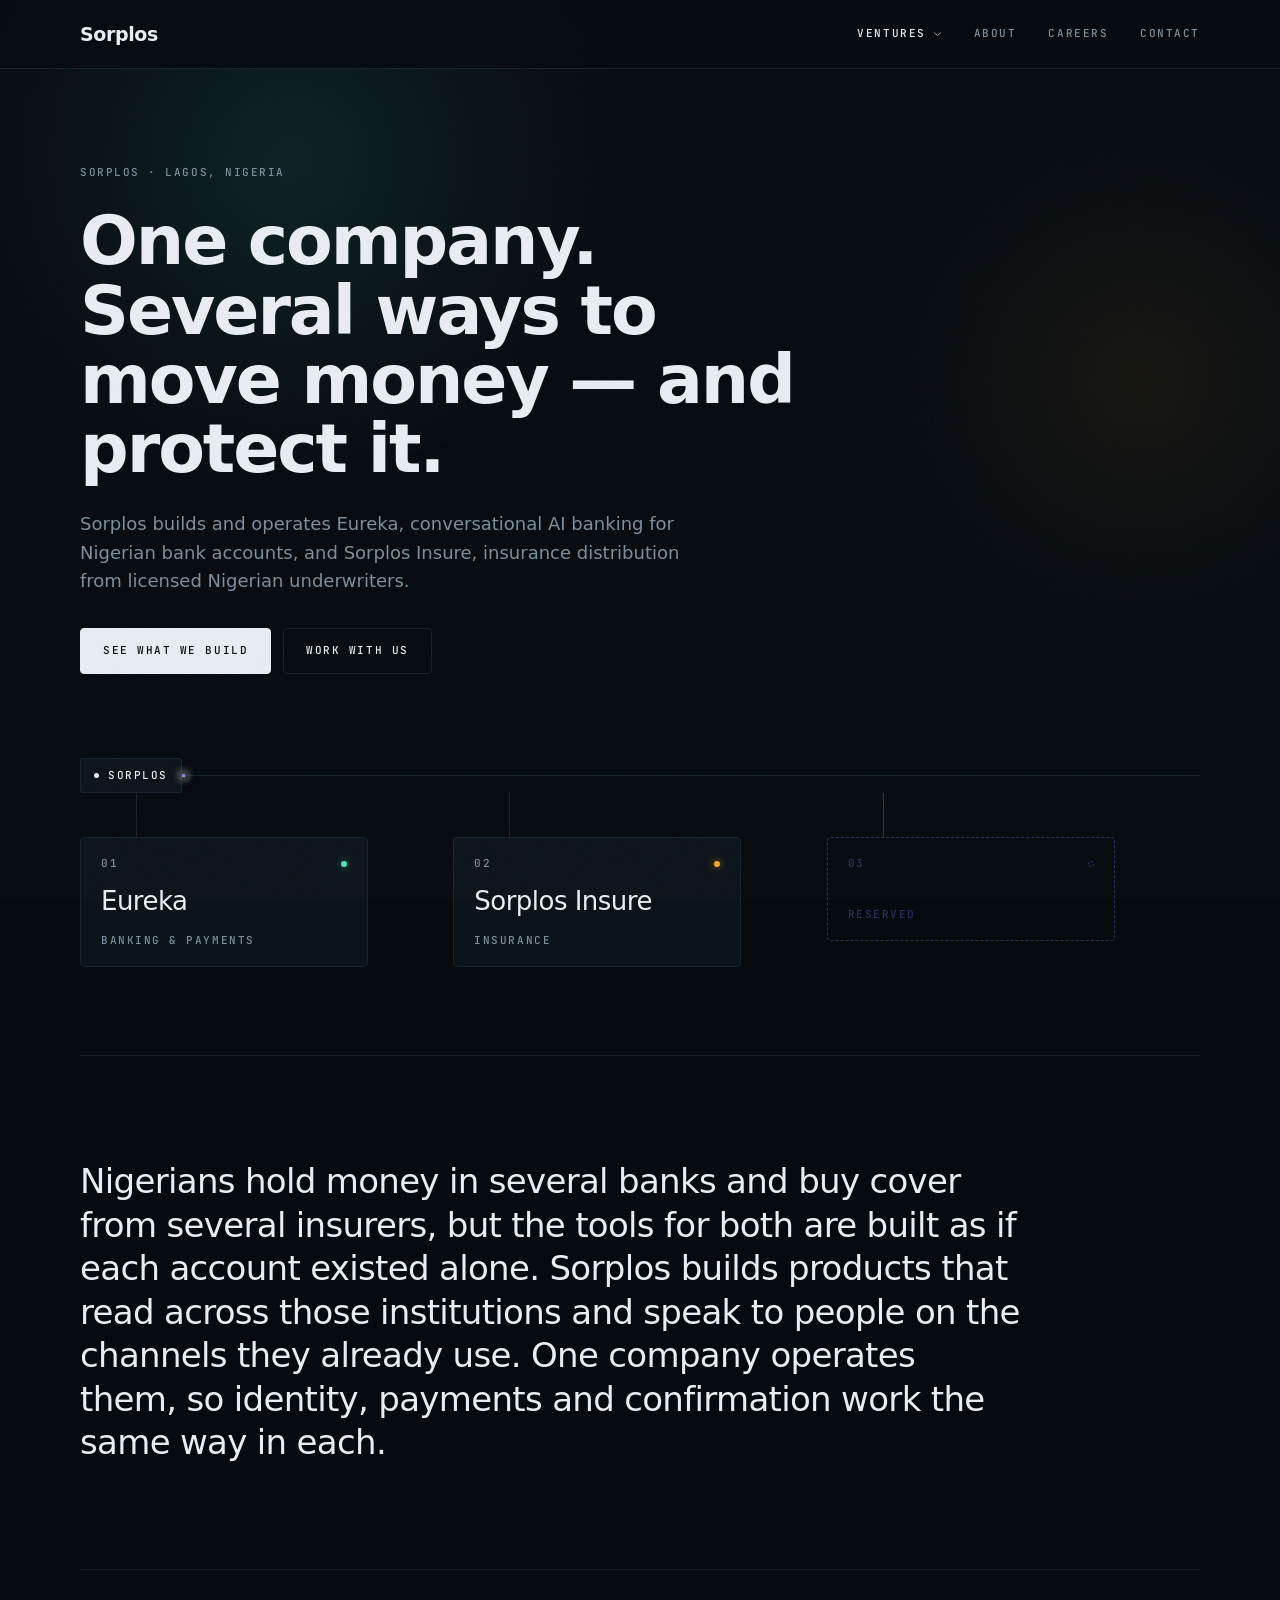
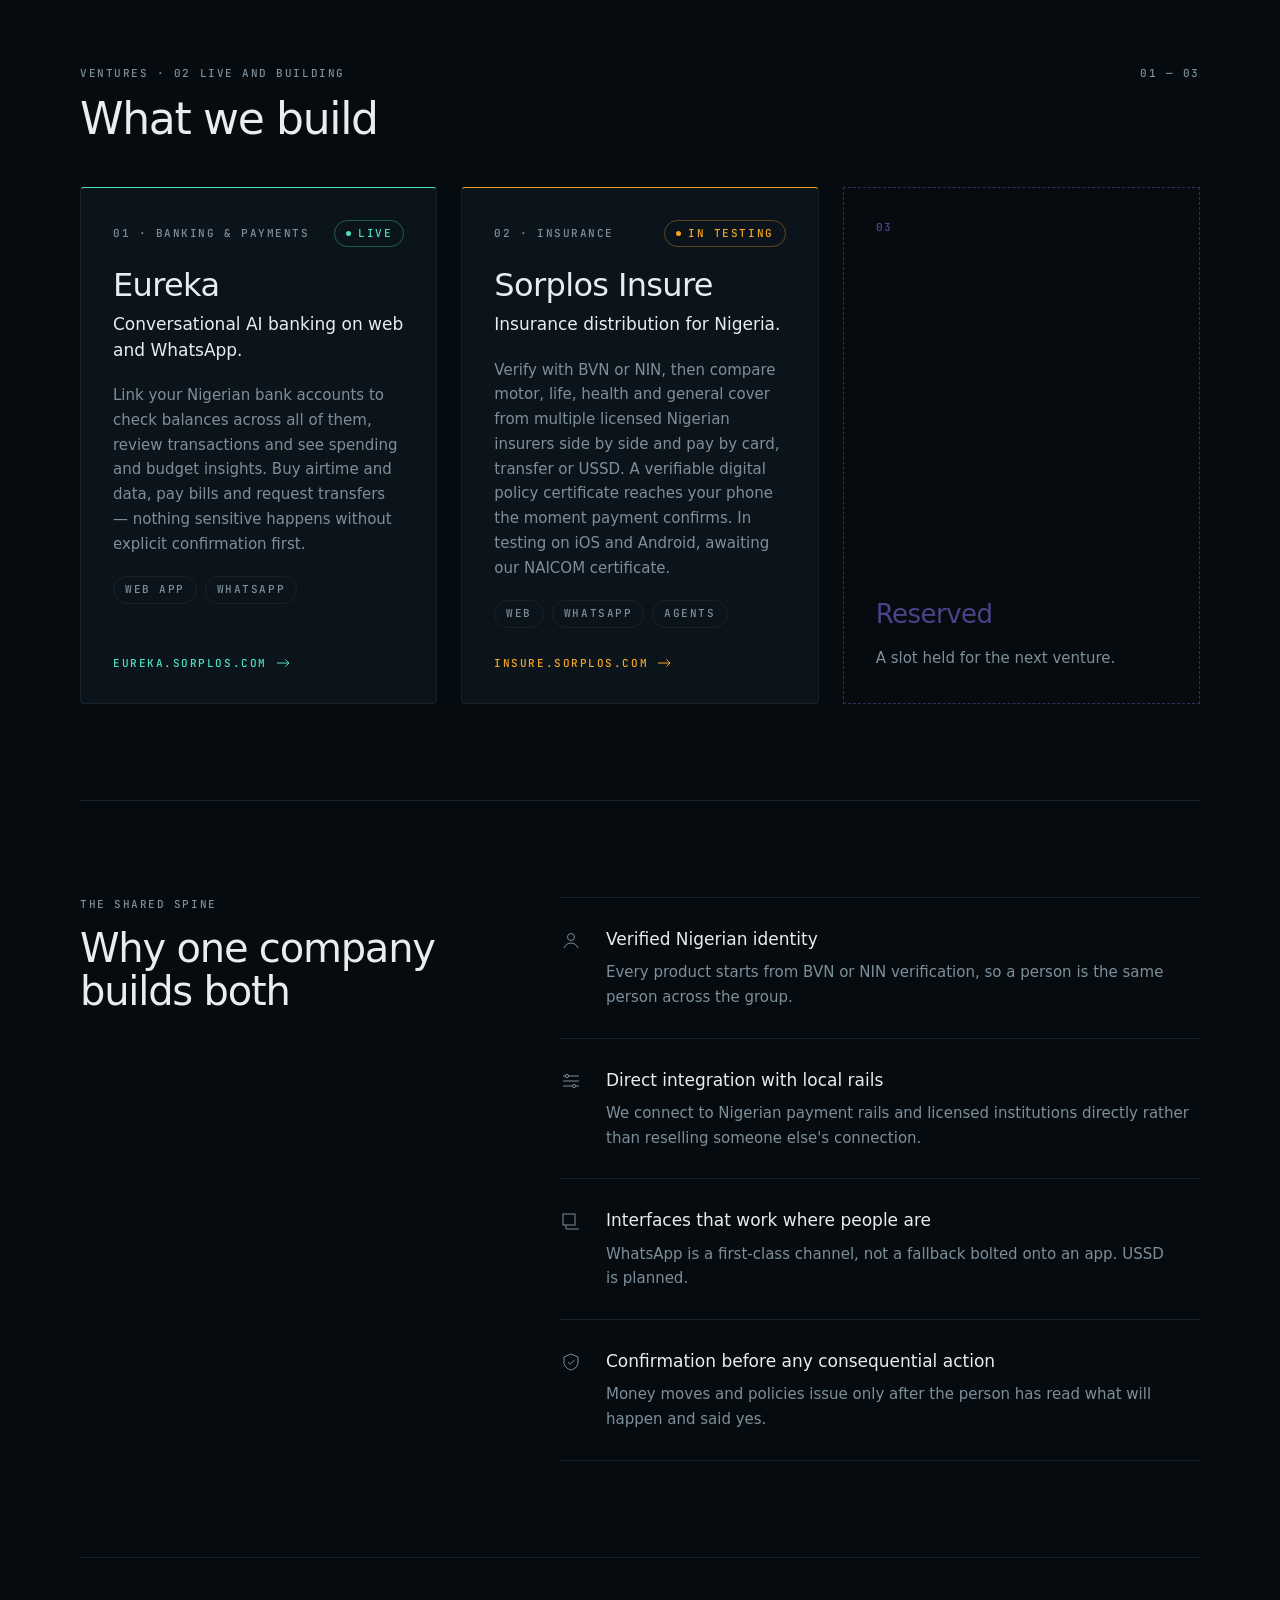
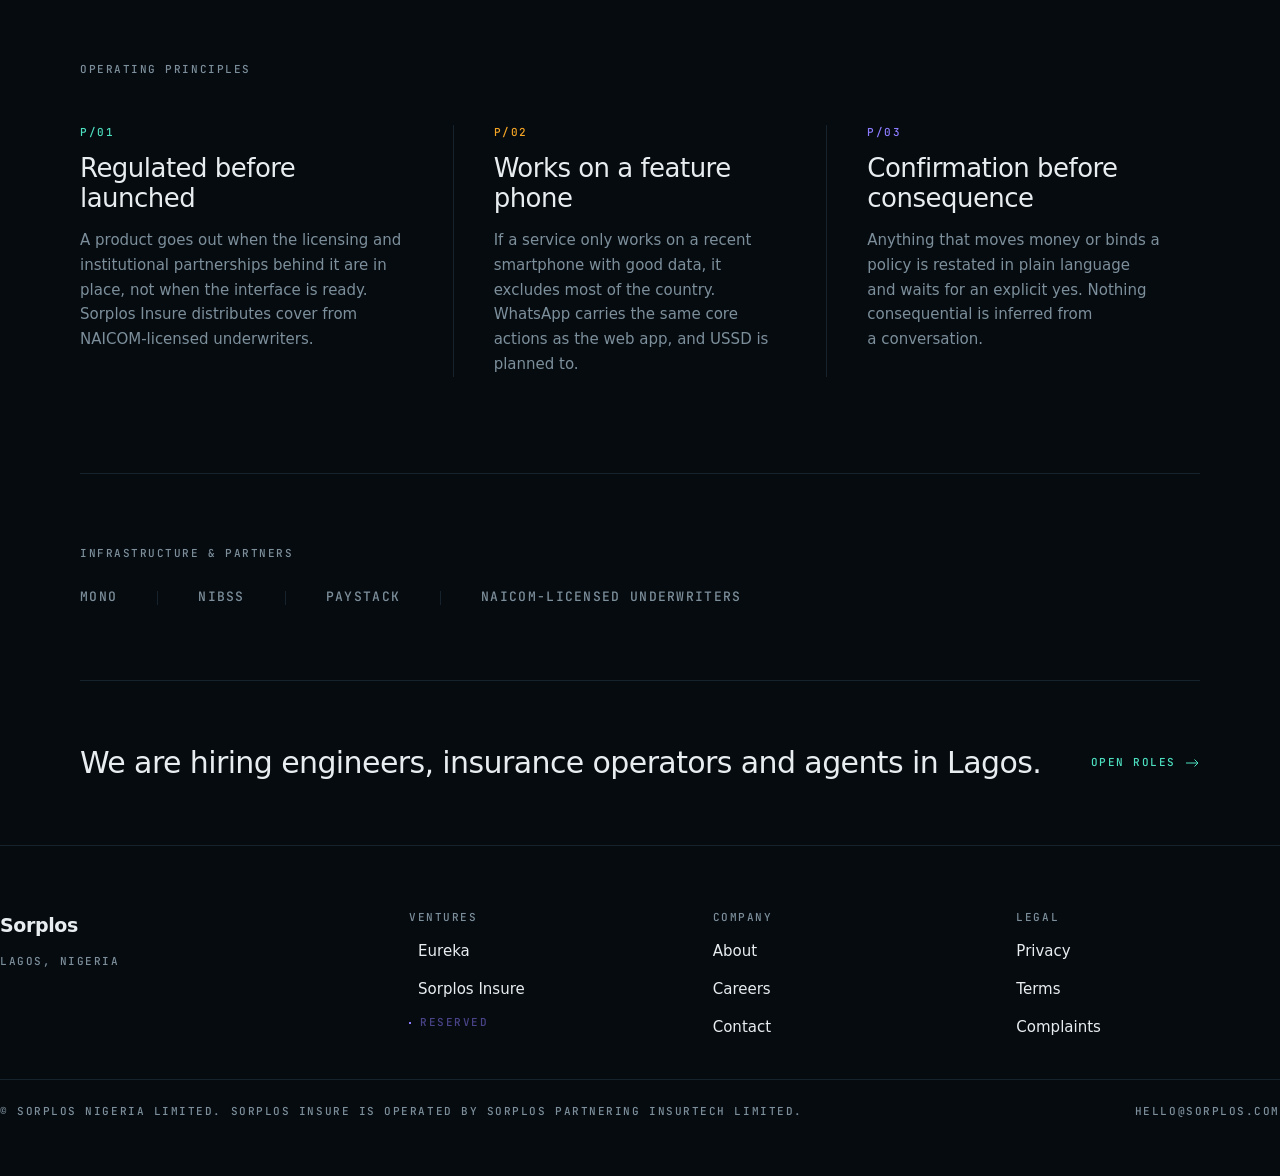
<file: index.html>
<!DOCTYPE html>
<html lang="en">
<head>
<meta charset="utf-8">
<meta name="viewport" content="width=device-width, initial-scale=1">
<title>Sorplos — One company. Several ways to move money, and protect it.</title>
<meta name="description" content="Sorplos builds and operates Eureka, conversational AI banking for Nigerian bank accounts, and Sorplos Insure, insurance distribution from licensed Nigerian underwriters.">
<meta name="theme-color" content="#060B10">

<meta property="og:type" content="website">
<meta property="og:site_name" content="Sorplos">
<meta property="og:title" content="Sorplos — One company. Several ways to move money, and protect it.">
<meta property="og:description" content="Sorplos builds and operates Eureka, conversational AI banking, and Sorplos Insure, insurance distribution from licensed Nigerian underwriters. Lagos, Nigeria.">

<link rel="preconnect" href="https://api.fontshare.com">
<link rel="preconnect" href="https://fonts.googleapis.com">
<link rel="preconnect" href="https://fonts.gstatic.com" crossorigin>
<link href="https://api.fontshare.com/v2/css?f[]=clash-display@500,600&f[]=satoshi@400,500,700&display=swap" rel="stylesheet">
<link href="https://fonts.googleapis.com/css2?family=JetBrains+Mono:wght@500&display=swap" rel="stylesheet">
<link rel="stylesheet" href="assets/css/site.css">
</head>
<body>
<div class="grain" aria-hidden="true"></div>

<header class="header">
  <div class="shell header__bar">
    <a class="wordmark" href="#top">Sorplos</a>

    <nav class="nav" aria-label="Primary">
      <div class="nav__menu" data-nav-menu>
        <button class="nav__trigger mono" type="button" aria-expanded="false" aria-controls="ventures-menu" data-nav-trigger>
          Ventures
          <svg class="nav__chevron" width="9" height="6" viewBox="0 0 9 6" fill="none" aria-hidden="true"><path d="M1 1.5 4.5 4.5 8 1.5" stroke="#7C8F9B" stroke-width="1"/></svg>
        </button>
        <div class="nav__dropdown" id="ventures-menu">
          <a class="nav__item" href="ventures/eureka.html">
            <span class="dot dot--eureka"></span>Eureka
            <span class="nav__status mono">Live</span>
          </a>
          <a class="nav__item" href="#insure">
            <span class="dot dot--insure"></span>Sorplos Insure
            <span class="nav__status mono">Testing</span>
          </a>
          <div class="nav__item nav__item--reserved mono">
            <span class="dot dot--reserved"></span>Reserved
          </div>
        </div>
      </div>

      <a class="nav__link mono" href="#spine">About</a>
      <a class="nav__link mono" href="#careers">Careers</a>
      <a class="nav__link mono" href="#footer">Contact</a>
    </nav>

    <button class="menu-toggle" type="button" aria-expanded="false" aria-controls="mobile-nav" aria-label="Open menu" data-menu-toggle>
      <span></span>
      <span></span>
    </button>
  </div>

  <nav class="mobile-nav" id="mobile-nav" aria-label="Primary, mobile" data-mobile-nav>
    <div class="shell mobile-nav__inner">
      <a class="mobile-nav__link" href="ventures/eureka.html">
        <span class="dot dot--eureka"></span>Eureka
        <span class="mobile-nav__status mono">Live</span>
      </a>
      <a class="mobile-nav__link" href="#insure">
        <span class="dot dot--insure"></span>Sorplos Insure
        <span class="mobile-nav__status mono">Testing</span>
      </a>
      <a class="mobile-nav__link mono" href="#spine">About</a>
      <a class="mobile-nav__link mono" href="#careers">Careers</a>
      <a class="mobile-nav__link mono" href="#footer">Contact</a>
    </div>
  </nav>
</header>

<main id="top">
  <div class="shell">

    <!-- Hero + spine diagram -->
    <section class="hero">
      <div class="hero__copy">
        <span class="mono eyebrow rise">Sorplos · Lagos, Nigeria</span>
        <h1 class="display rise" style="--delay:0.08s">One company. Several ways to move money — and protect it.</h1>
        <p class="lede rise" style="--delay:0.16s">Sorplos builds and operates Eureka, conversational AI banking for Nigerian bank accounts, and Sorplos Insure, insurance distribution from licensed Nigerian underwriters.</p>
        <div class="hero__actions rise" style="--delay:0.24s">
          <a class="btn btn--primary mono" href="#ventures">See what we build</a>
          <a class="btn btn--ghost mono" href="#careers">Work with us</a>
        </div>
      </div>

      <!-- The group as a signal path: parent on the spine, ventures on branches. -->
      <div class="spine" aria-hidden="true">
        <div class="spine__head">
          <span class="spine__node mono rise">
            <span class="dot"></span>Sorplos
          </span>
          <div class="spine__line">
            <i class="pulse pulse--eureka" style="--delay:2s"></i>
            <i class="pulse pulse--insure" style="--delay:8s"></i>
            <i class="pulse pulse--reserved" style="--delay:14s"></i>
          </div>
        </div>

        <div class="spine__branches">
          <div class="spine__rail">
            <i class="pulse pulse--eureka" style="--delay:2s"></i>
            <i class="pulse pulse--insure" style="--delay:8s"></i>
          </div>

          <div class="branch branch--eureka">
            <div class="branch__stem" style="--delay:0.62s"></div>
            <a class="branch__card" href="ventures/eureka.html" tabindex="-1">
              <div class="branch__head">
                <span class="branch__index mono">01</span>
                <span class="branch__led led--eureka"></span>
              </div>
              <span class="branch__name">Eureka</span>
              <span class="branch__meta mono">Banking &amp; payments</span>
            </a>
          </div>

          <div class="branch branch--insure">
            <div class="branch__stem" style="--delay:0.71s"></div>
            <a class="branch__card" href="#insure" style="--rise-delay:1.01s" tabindex="-1">
              <div class="branch__head">
                <span class="branch__index mono">02</span>
                <span class="branch__led led--insure"></span>
              </div>
              <span class="branch__name">Sorplos Insure</span>
              <span class="branch__meta mono">Insurance</span>
            </a>
          </div>

          <div class="branch branch--reserved">
            <div class="branch__stem" style="--delay:0.8s"></div>
            <div class="branch__card" style="--rise-delay:1.1s">
              <div class="branch__head">
                <span class="branch__index mono">03</span>
                <span class="branch__led led--reserved"></span>
              </div>
              <span class="branch__meta mono">Reserved</span>
            </div>
          </div>
        </div>
      </div>
    </section>

    <div class="rule"></div>

    <!-- Thesis -->
    <section class="statement-block">
      <p class="statement">Nigerians hold money in several banks and buy cover from several insurers, but the tools for both are built as if each account existed alone. Sorplos builds products that read across those institutions and speak to people on the channels they already use. One company operates them, so identity, payments and confirmation work the same way in each.</p>
    </section>

    <div class="rule"></div>

    <!-- Ventures -->
    <section class="section" id="ventures">
      <div class="section__head">
        <div class="section__title">
          <span class="mono eyebrow">Ventures · 02 live and building</span>
          <h2 class="h2">What we build</h2>
        </div>
        <span class="mono eyebrow">01 — 03</span>
      </div>

      <div class="ventures">
        <a class="venture venture--eureka" id="eureka" href="ventures/eureka.html">
          <div class="venture__head">
            <span class="venture__index mono">01 · Banking &amp; payments</span>
            <span class="pill pill--live mono"><span class="pill__dot"></span>Live</span>
          </div>
          <div>
            <h3 class="h3 h3--lg">Eureka</h3>
            <p class="venture__summary">Conversational AI banking on web and WhatsApp.</p>
          </div>
          <p class="body">Link your Nigerian bank accounts to check balances across all of them, review transactions and see spending and budget insights. Buy airtime and data, pay bills and request transfers — nothing sensitive happens without explicit confirmation first.</p>
          <div class="tags">
            <span class="pill mono">Web app</span>
            <span class="pill mono">WhatsApp</span>
          </div>
          <span class="venture__go mono">eureka.sorplos.com
            <svg width="14" height="10" viewBox="0 0 14 10" fill="none" aria-hidden="true"><path d="M0 5h12M8.5 1.5 12 5l-3.5 3.5" stroke="currentColor" stroke-width="1"/></svg>
          </span>
        </a>

        <a class="venture venture--insure" id="insure" href="https://insure.sorplos.com">
          <div class="venture__head">
            <span class="venture__index mono">02 · Insurance</span>
            <span class="pill pill--waitlist mono"><span class="pill__dot"></span>In testing</span>
          </div>
          <div>
            <h3 class="h3 h3--lg">Sorplos Insure</h3>
            <p class="venture__summary">Insurance distribution for Nigeria.</p>
          </div>
          <p class="body">Verify with BVN or NIN, then compare motor, life, health and general cover from multiple licensed Nigerian insurers side by side and pay by card, transfer or USSD. A verifiable digital policy certificate reaches your phone the moment payment confirms. In testing on iOS and Android, awaiting our NAICOM certificate.</p>
          <div class="tags">
            <span class="pill mono">Web</span>
            <span class="pill mono">WhatsApp</span>
            <span class="pill mono">Agents</span>
          </div>
          <span class="venture__go mono">insure.sorplos.com
            <svg width="14" height="10" viewBox="0 0 14 10" fill="none" aria-hidden="true"><path d="M0 5h12M8.5 1.5 12 5l-3.5 3.5" stroke="currentColor" stroke-width="1"/></svg>
          </span>
        </a>

        <div class="venture--reserved">
          <span class="venture__index mono">03</span>
          <h3 class="h3">Reserved</h3>
          <p class="body">A slot held for the next venture.</p>
        </div>
      </div>
    </section>

    <div class="rule"></div>

    <!-- Shared spine -->
    <section class="section split" id="spine">
      <div class="split__aside">
        <span class="mono eyebrow">The shared spine</span>
        <h2 class="h2 h2--sm">Why one company builds both</h2>
      </div>

      <div class="split__body">
        <div class="trait">
          <svg width="22" height="22" viewBox="0 0 22 22" fill="none" aria-hidden="true"><circle cx="11" cy="8" r="3.5" stroke="#7C8F9B" stroke-width="1"/><path d="M4 19c1.6-3.4 4-5 7-5s5.4 1.6 7 5" stroke="#7C8F9B" stroke-width="1"/></svg>
          <div class="trait__text">
            <span class="trait__title">Verified Nigerian identity</span>
            <p class="body trait__body">Every product starts from BVN or NIN verification, so a person is the same person across the group.</p>
          </div>
        </div>

        <div class="trait">
          <svg width="22" height="22" viewBox="0 0 22 22" fill="none" aria-hidden="true"><path d="M3 6h16M3 11h16M3 16h16" stroke="#7C8F9B" stroke-width="1"/><circle cx="7" cy="6" r="1.6" fill="#060B10" stroke="#7C8F9B" stroke-width="1"/><circle cx="14" cy="16" r="1.6" fill="#060B10" stroke="#7C8F9B" stroke-width="1"/></svg>
          <div class="trait__text">
            <span class="trait__title">Direct integration with local rails</span>
            <p class="body trait__body">We connect to Nigerian payment rails and licensed institutions directly rather than reselling someone else's connection.</p>
          </div>
        </div>

        <div class="trait">
          <svg width="22" height="22" viewBox="0 0 22 22" fill="none" aria-hidden="true"><rect x="3" y="4" width="12" height="11" stroke="#7C8F9B" stroke-width="1"/><path d="M6 19h13M6 15v4" stroke="#7C8F9B" stroke-width="1"/></svg>
          <div class="trait__text">
            <span class="trait__title">Interfaces that work where people are</span>
            <p class="body trait__body">WhatsApp is a first-class channel, not a fallback bolted onto an app. USSD is planned.</p>
          </div>
        </div>

        <div class="trait">
          <svg width="22" height="22" viewBox="0 0 22 22" fill="none" aria-hidden="true"><path d="M11 3l7 3v5c0 4-3 7-7 8-4-1-7-4-7-8V6l7-3Z" stroke="#7C8F9B" stroke-width="1"/><path d="M8 11l2.2 2.2L14.5 9" stroke="#7C8F9B" stroke-width="1"/></svg>
          <div class="trait__text">
            <span class="trait__title">Confirmation before any consequential action</span>
            <p class="body trait__body">Money moves and policies issue only after the person has read what will happen and said yes.</p>
          </div>
        </div>
      </div>
    </section>

    <div class="rule"></div>

    <!-- Operating principles -->
    <section class="section">
      <span class="mono eyebrow">Operating principles</span>
      <div class="principles">
        <div class="principle">
          <span class="mono principle__index--01">P/01</span>
          <h3 class="h3">Regulated before launched</h3>
          <p class="body">A product goes out when the licensing and institutional partnerships behind it are in place, not when the interface is ready. Sorplos Insure distributes cover from NAICOM-licensed underwriters.</p>
        </div>
        <div class="principle">
          <span class="mono principle__index--02">P/02</span>
          <h3 class="h3">Works on a feature phone</h3>
          <p class="body">If a service only works on a recent smartphone with good data, it excludes most of the country. WhatsApp carries the same core actions as the web app, and USSD is planned to.</p>
        </div>
        <div class="principle">
          <span class="mono principle__index--03">P/03</span>
          <h3 class="h3">Confirmation before consequence</h3>
          <p class="body">Anything that moves money or binds a policy is restated in plain language and waits for an explicit yes. Nothing consequential is inferred from a conversation.</p>
        </div>
      </div>
    </section>

    <div class="rule"></div>

    <!-- Infrastructure -->
    <section class="partners">
      <span class="mono eyebrow">Infrastructure &amp; partners</span>
      <div class="partners__row">
        <span class="partners__name">Mono</span>
        <span class="partners__divider"></span>
        <span class="partners__name">NIBSS</span>
        <span class="partners__divider"></span>
        <span class="partners__name">Paystack</span>
        <span class="partners__divider"></span>
        <span class="partners__name">NAICOM-licensed underwriters</span>
      </div>
    </section>

    <div class="rule"></div>

    <!-- Careers -->
    <section class="careers" id="careers">
      <p class="careers__line">We are hiring engineers, insurance operators and agents in Lagos.</p>
      <a class="arrow-link mono" href="mailto:hello@sorplos.com?subject=Open%20roles">Open roles
        <svg width="14" height="10" viewBox="0 0 14 10" fill="none" aria-hidden="true"><path d="M0 5h12M8.5 1.5 12 5l-3.5 3.5" stroke="currentColor" stroke-width="1"/></svg>
      </a>
    </section>

  </div>
</main>

<footer class="footer" id="footer">
  <div class="shell footer__grid">
    <div class="footer__col">
      <span class="wordmark">Sorplos</span>
      <span class="mono eyebrow">Lagos, Nigeria</span>
    </div>

    <div class="footer__col">
      <span class="mono eyebrow">Ventures</span>
      <a class="footer__venture" href="ventures/eureka.html"><span class="dot dot--eureka"></span>Eureka</a>
      <a class="footer__venture" href="https://insure.sorplos.com"><span class="dot dot--insure"></span>Sorplos Insure</a>
      <span class="footer__reserved mono"><span class="dot dot--reserved"></span>Reserved</span>
    </div>

    <div class="footer__col">
      <span class="mono eyebrow">Company</span>
      <a href="#spine">About</a>
      <a href="#careers">Careers</a>
      <a href="mailto:hello@sorplos.com">Contact</a>
    </div>

    <div class="footer__col">
      <span class="mono eyebrow">Legal</span>
      <a href="#footer">Privacy</a>
      <a href="#footer">Terms</a>
      <a href="#footer">Complaints</a>
    </div>
  </div>

  <div class="shell footer__base">
    <div class="rule"></div>
    <div class="footer__legal">
      <span class="mono">© Sorplos Nigeria Limited. Sorplos Insure is operated by Sorplos Partnering Insurtech Limited.</span>
      <a class="mono" href="mailto:hello@sorplos.com">hello@sorplos.com</a>
    </div>
  </div>
</footer>

<script src="assets/js/site.js" defer></script>
</body>
</html>
</file>
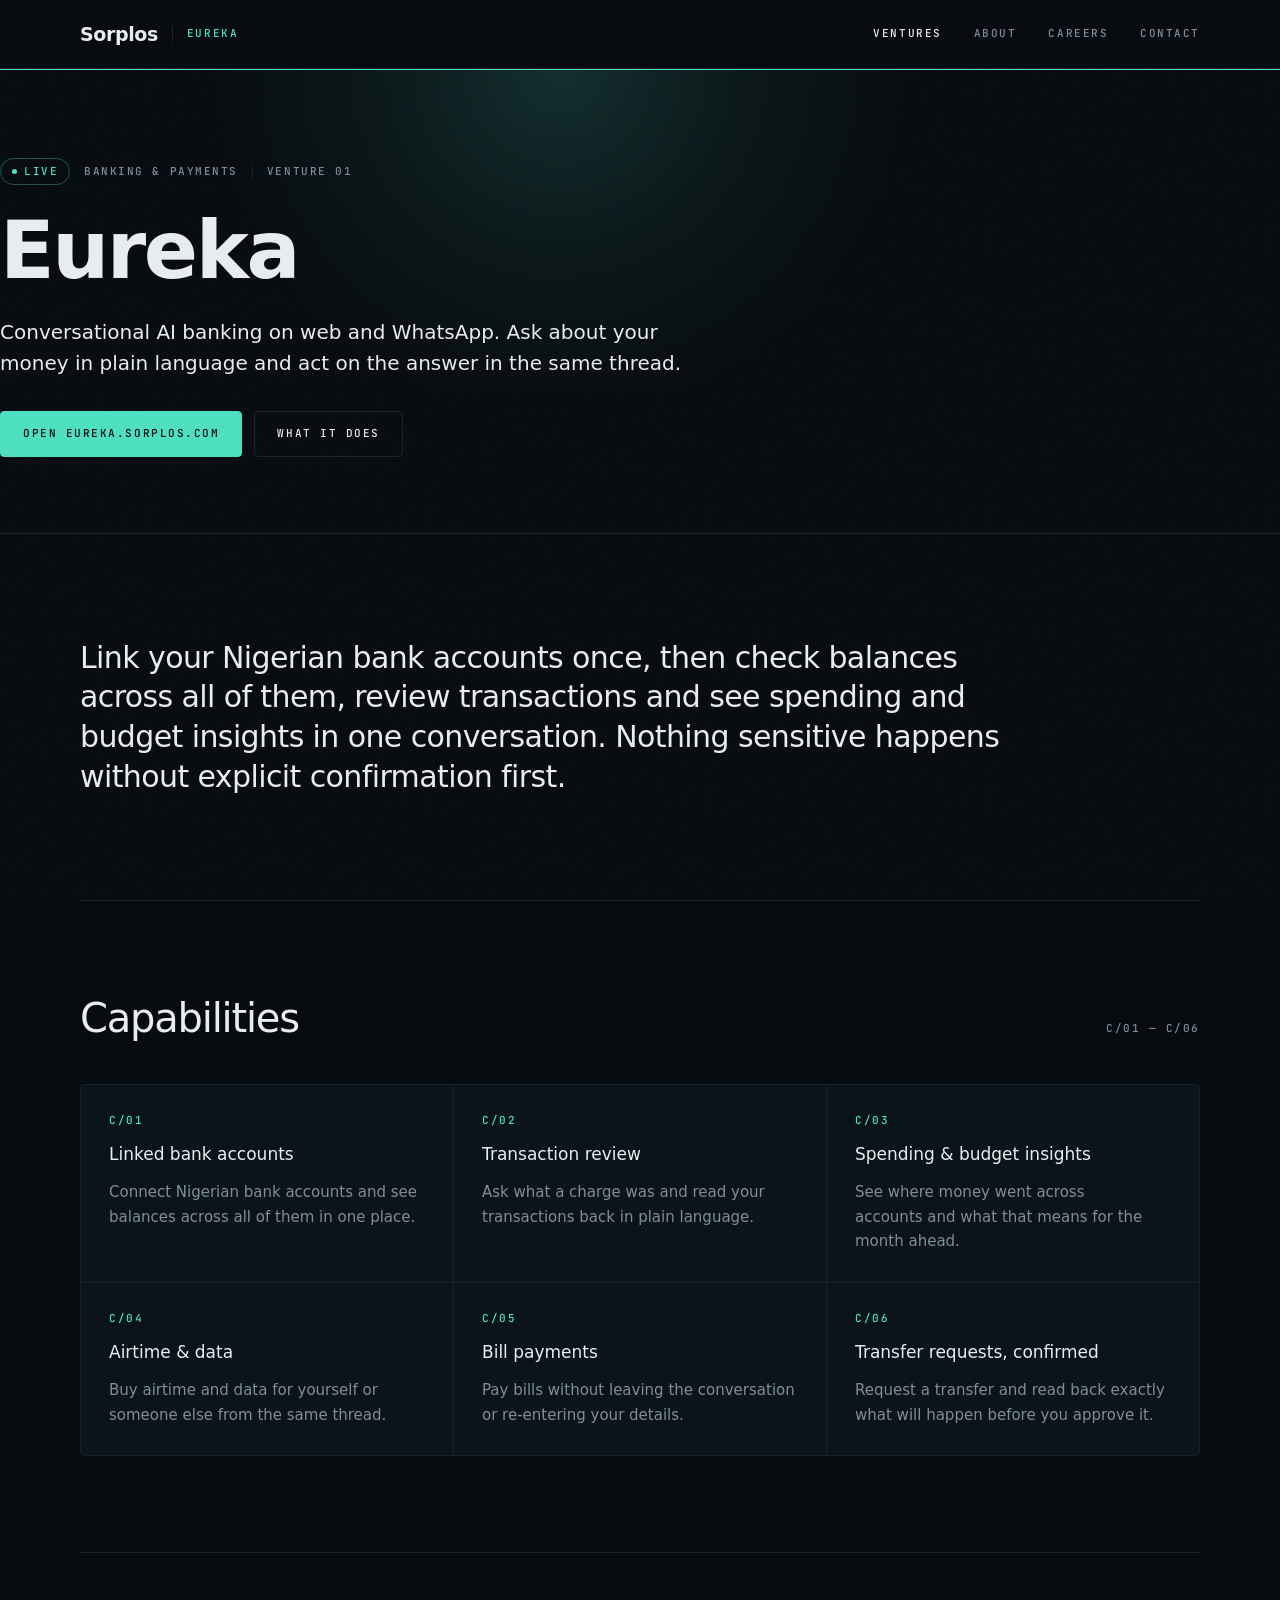
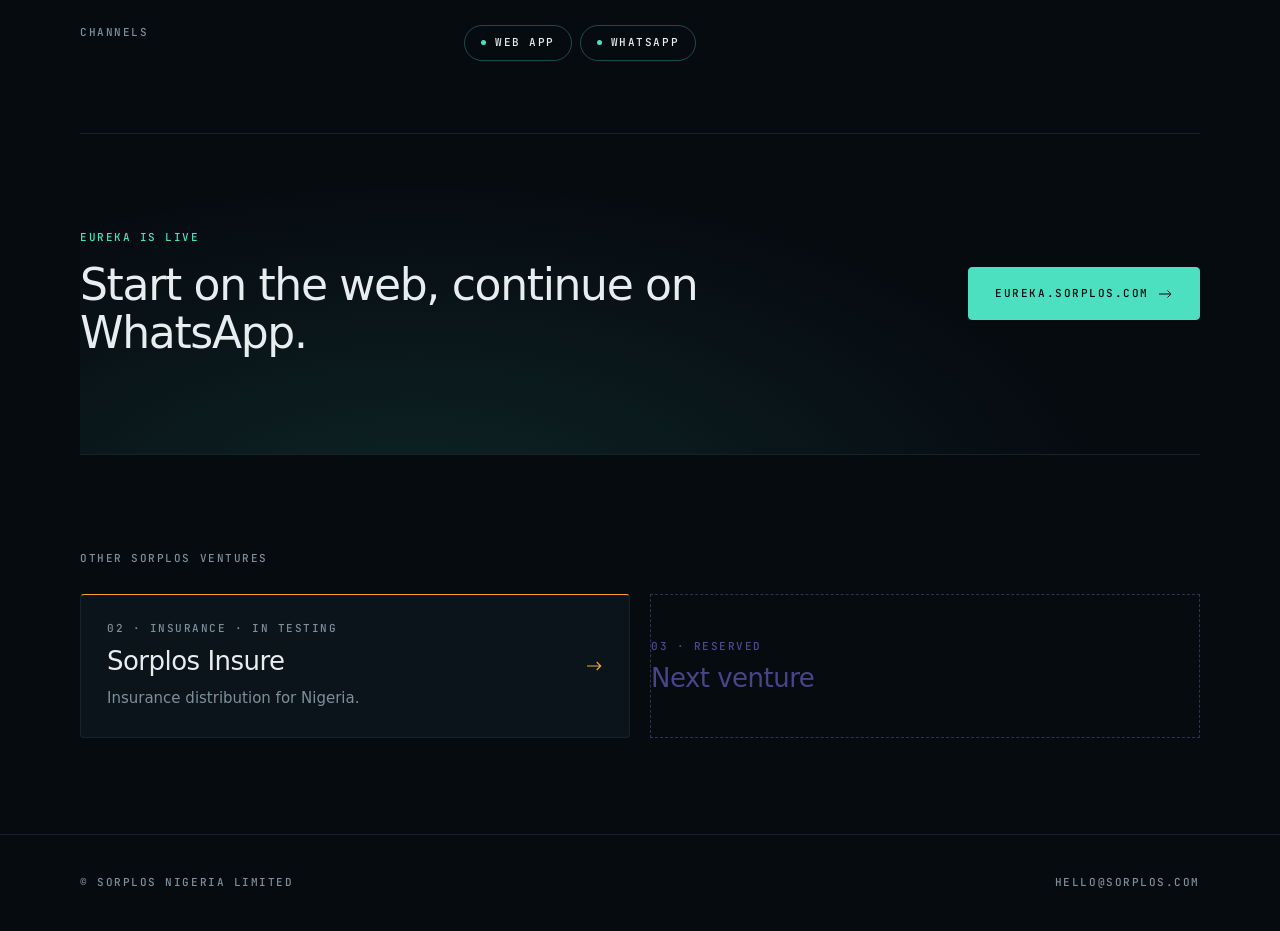
<file: ventures/eureka.html>
<!DOCTYPE html>
<html lang="en">
<head>
<meta charset="utf-8">
<meta name="viewport" content="width=device-width, initial-scale=1">
<title>Eureka — Conversational AI banking · Sorplos</title>
<meta name="description" content="Eureka is conversational AI banking on web and WhatsApp. Link your Nigerian bank accounts, check balances, review transactions, pay bills and request transfers — with confirmation before anything moves.">
<meta name="theme-color" content="#060B10">

<meta property="og:type" content="website">
<meta property="og:site_name" content="Sorplos">
<meta property="og:title" content="Eureka — Conversational AI banking · Sorplos">
<meta property="og:description" content="Ask about your money in plain language and act on the answer in the same thread. Web and WhatsApp, across your Nigerian bank accounts.">

<link rel="preconnect" href="https://api.fontshare.com">
<link rel="preconnect" href="https://fonts.googleapis.com">
<link rel="preconnect" href="https://fonts.gstatic.com" crossorigin>
<link href="https://api.fontshare.com/v2/css?f[]=clash-display@500,600&f[]=satoshi@400,500,700&display=swap" rel="stylesheet">
<link href="https://fonts.googleapis.com/css2?family=JetBrains+Mono:wght@500&display=swap" rel="stylesheet">
<link rel="stylesheet" href="../assets/css/site.css">
</head>
<body>

<div class="grain" aria-hidden="true"></div>

<header class="header">
  <div class="shell header__bar">
    <div class="lockup">
      <a class="wordmark" href="../index.html">Sorplos</a>
      <span class="lockup__divider"></span>
      <span class="mono lockup__venture">Eureka</span>
    </div>

    <nav class="nav" aria-label="Primary">
      <a class="nav__link mono" href="../index.html#ventures" aria-current="page">Ventures</a>
      <a class="nav__link mono" href="../index.html#spine">About</a>
      <a class="nav__link mono" href="../index.html#careers">Careers</a>
      <a class="nav__link mono" href="../index.html#footer">Contact</a>
    </nav>

    <button class="menu-toggle" type="button" aria-expanded="false" aria-controls="mobile-nav" aria-label="Open menu" data-menu-toggle>
      <span></span>
      <span></span>
    </button>
  </div>

  <nav class="mobile-nav" id="mobile-nav" aria-label="Primary, mobile" data-mobile-nav>
    <div class="shell mobile-nav__inner">
      <a class="mobile-nav__link mono" href="../index.html#ventures">Ventures</a>
      <a class="mobile-nav__link mono" href="../index.html#spine">About</a>
      <a class="mobile-nav__link mono" href="../index.html#careers">Careers</a>
      <a class="mobile-nav__link mono" href="../index.html#footer">Contact</a>
    </div>
  </nav>
</header>

<main id="top">

  <!-- Venture hero — one accent owns the surface. -->
  <section class="venture-hero">
    <div class="venture-hero__glow" aria-hidden="true"></div>
    <div class="shell venture-hero__inner">
      <div class="venture-hero__meta">
        <span class="pill pill--live mono"><span class="pill__dot"></span>Live</span>
        <span class="mono eyebrow">Banking &amp; payments</span>
        <span class="venture-hero__divider"></span>
        <span class="mono eyebrow">Venture 01</span>
      </div>
      <h1 class="venture-hero__title">Eureka</h1>
      <p class="venture-hero__lede">Conversational AI banking on web and WhatsApp. Ask about your money in plain language and act on the answer in the same thread.</p>
      <div class="hero__actions">
        <a class="btn btn--accent mono" href="https://eureka.sorplos.com">Open eureka.sorplos.com</a>
        <a class="btn btn--ghost mono" href="#capabilities">What it does</a>
      </div>
    </div>
  </section>

  <div class="rule"></div>

  <div class="shell">

    <section class="statement-block">
      <p class="statement statement--sm">Link your Nigerian bank accounts once, then check balances across all of them, review transactions and see spending and budget insights in one conversation. Nothing sensitive happens without explicit confirmation first.</p>
    </section>

    <div class="rule"></div>

    <!-- Capabilities -->
    <section class="section" id="capabilities">
      <div class="section__head">
        <h2 class="h2 h2--sm">Capabilities</h2>
        <span class="mono eyebrow">C/01 — C/06</span>
      </div>

      <div class="capabilities">
        <div class="capability">
          <span class="mono capability__index">C/01</span>
          <span class="capability__title">Linked bank accounts</span>
          <p class="body">Connect Nigerian bank accounts and see balances across all of them in one place.</p>
        </div>
        <div class="capability">
          <span class="mono capability__index">C/02</span>
          <span class="capability__title">Transaction review</span>
          <p class="body">Ask what a charge was and read your transactions back in plain language.</p>
        </div>
        <div class="capability">
          <span class="mono capability__index">C/03</span>
          <span class="capability__title">Spending &amp; budget insights</span>
          <p class="body">See where money went across accounts and what that means for the month ahead.</p>
        </div>
        <div class="capability">
          <span class="mono capability__index">C/04</span>
          <span class="capability__title">Airtime &amp; data</span>
          <p class="body">Buy airtime and data for yourself or someone else from the same thread.</p>
        </div>
        <div class="capability">
          <span class="mono capability__index">C/05</span>
          <span class="capability__title">Bill payments</span>
          <p class="body">Pay bills without leaving the conversation or re-entering your details.</p>
        </div>
        <div class="capability">
          <span class="mono capability__index">C/06</span>
          <span class="capability__title">Transfer requests, confirmed</span>
          <p class="body">Request a transfer and read back exactly what will happen before you approve it.</p>
        </div>
      </div>
    </section>

    <div class="rule"></div>

    <!-- Channels -->
    <section class="channels">
      <span class="mono eyebrow">Channels</span>
      <div class="tags">
        <span class="pill pill--channel mono"><span class="pill__dot"></span>Web app</span>
        <span class="pill pill--channel mono"><span class="pill__dot"></span>WhatsApp</span>
      </div>
    </section>

    <div class="rule"></div>

    <!-- CTA -->
    <section class="cta-band">
      <div class="cta-band__glow" aria-hidden="true"></div>
      <div class="cta-band__inner">
        <div class="cta-band__copy">
          <span class="mono lockup__venture">Eureka is live</span>
          <p class="cta-band__line">Start on the web, continue on WhatsApp.</p>
        </div>
        <a class="btn btn--accent mono" href="https://eureka.sorplos.com">eureka.sorplos.com
          <svg width="14" height="10" viewBox="0 0 14 10" fill="none" aria-hidden="true"><path d="M0 5h12M8.5 1.5 12 5l-3.5 3.5" stroke="currentColor" stroke-width="1"/></svg>
        </a>
      </div>
    </section>

    <div class="rule"></div>

    <!-- Cross-links -->
    <section class="section">
      <div class="section__title" style="padding-bottom:28px">
        <span class="mono eyebrow">Other Sorplos ventures</span>
      </div>
      <div class="cross-links">
        <a class="cross-link" href="https://insure.sorplos.com">
          <div class="cross-link__text">
            <span class="mono eyebrow">02 · Insurance · In testing</span>
            <span class="h3">Sorplos Insure</span>
            <span class="body">Insurance distribution for Nigeria.</span>
          </div>
          <svg width="16" height="12" viewBox="0 0 14 10" fill="none" aria-hidden="true"><path d="M0 5h12M8.5 1.5 12 5l-3.5 3.5" stroke="#F5A524" stroke-width="1"/></svg>
        </a>
        <div class="cross-link--reserved">
          <span class="mono">03 · Reserved</span>
          <span class="h3">Next venture</span>
        </div>
      </div>
    </section>

  </div>
</main>

<footer class="footer footer--slim">
  <span class="mono">© Sorplos Nigeria Limited</span>
  <a class="mono" href="mailto:hello@sorplos.com">hello@sorplos.com</a>
</footer>

<script src="../assets/js/site.js" defer></script>
</body>
</html>
</file>
<file: assets/css/site.css>
/* ============================================================
   Sorplos — corporate site
   Tokens and components transcribed from "Sorplos Website.dc.html"
   (artboard 01 / Token sheet is the source of truth for values).
   ============================================================ */

/* ---------- 01 · Tokens ---------- */

:root {
  /* Palette */
  --ink:        #060B10; /* page base            */
  --ink-raised: #0C141B; /* cards                */
  --ink-hover:  #0E1820; /* card hover           */
  --hairline:   #16222C; /* 1px borders only     */
  --bone:       #E8EDF0; /* primary text         */
  --muted:      #7C8F9B; /* secondary text       */
  --eureka:     #4DE0C0; /* venture 01           */
  --insure:     #F5A524; /* venture 02           */
  --reserved:   #8B7CFF; /* held for venture 03  */

  /* Type */
  --font-display: 'Clash Display', ui-sans-serif, system-ui, sans-serif;
  --font-body: 'Satoshi', system-ui, -apple-system, 'Segoe UI', sans-serif;
  --font-mono: 'JetBrains Mono', ui-monospace, 'SFMono-Regular', Menlo, monospace;

  /* Geometry */
  --radius: 4px;
  --radius-sm: 2px;
  --shell: 1280px;
  --gutter: 80px;
  --header-h: 68px;

  /* Surface */
  --grain-opacity: 0.03;
}

/* ---------- 02 · Base ---------- */

*, *::before, *::after { box-sizing: border-box; }

html { scroll-behavior: smooth; scroll-padding-top: calc(var(--header-h) + 16px); }

body {
  margin: 0;
  background: var(--ink);
  color: var(--bone);
  font-family: var(--font-body);
  font-size: 17px;
  line-height: 1.6;
  -webkit-font-smoothing: antialiased;
  text-rendering: optimizeLegibility;
}

a { color: var(--bone); text-decoration: none; }
a:hover { color: var(--eureka); }

h1, h2, h3, p { margin: 0; }
button { font: inherit; }
svg { display: block; }

*:focus-visible { outline: 2px solid var(--eureka); outline-offset: 3px; }

/* The hero's ambient glows are meant to bleed past the shell into the gutter.
   Clipping here — on a full-viewport-width block — contains them at the window
   edge instead of the content edge, so they never add horizontal scroll.
   `clip` rather than `hidden`: it creates no scroll container. */
main { overflow-x: clip; }

.shell {
  max-width: var(--shell);
  margin: 0 auto;
  padding: 0 var(--gutter);
}

.rule { height: 1px; background: var(--hairline); }

.visually-hidden {
  position: absolute;
  width: 1px; height: 1px;
  margin: -1px; padding: 0;
  overflow: hidden;
  clip: rect(0 0 0 0);
  white-space: nowrap;
  border: 0;
}

/* Film grain — one fixed overlay for the whole page, never interactive. */
.grain {
  position: fixed;
  inset: 0;
  z-index: 100;
  pointer-events: none;
  opacity: var(--grain-opacity);
  background-image: url('data:image/svg+xml,%3Csvg xmlns=%22http://www.w3.org/2000/svg%22 width=%22140%22 height=%22140%22%3E%3Cfilter id=%22n%22%3E%3CfeTurbulence type=%22fractalNoise%22 baseFrequency=%220.85%22 numOctaves=%223%22/%3E%3C/filter%3E%3Crect width=%22140%22 height=%22140%22 filter=%22url(%23n)%22/%3E%3C/svg%3E');
}

/* ---------- 03 · Type scale ---------- */

.mono {
  font-family: var(--font-mono);
  font-weight: 500;
  font-size: 11px;
  letter-spacing: 0.14em;
  text-transform: uppercase;
  line-height: 1.4;
}

.eyebrow { color: var(--muted); }

.display {
  font-family: var(--font-display);
  font-weight: 600;
  font-size: 68px;
  line-height: 1.02;
  letter-spacing: -0.03em;
  color: var(--bone);
  text-wrap: pretty;
}

.h2 {
  font-family: var(--font-display);
  font-weight: 500;
  font-size: 44px;
  line-height: 1.08;
  letter-spacing: -0.03em;
  color: var(--bone);
  text-wrap: pretty;
}

.h2--sm { font-size: 40px; }

.h3 {
  font-family: var(--font-display);
  font-weight: 500;
  font-size: 26px;
  line-height: 1.15;
  letter-spacing: -0.02em;
  color: var(--bone);
}

.h3--lg { font-size: 32px; }

.lede {
  max-width: 600px;
  font-size: 18px;
  line-height: 1.6;
  color: var(--muted);
  text-wrap: pretty;
}

.body { font-size: 15px; line-height: 1.65; color: var(--muted); text-wrap: pretty; }

/* Standalone statement paragraph — the "thesis" block between sections. */
.statement {
  font-family: var(--font-display);
  font-weight: 500;
  font-size: 34px;
  line-height: 1.28;
  letter-spacing: -0.02em;
  color: var(--bone);
  text-wrap: pretty;
}

.statement--sm { font-size: 30px; line-height: 1.32; }

/* ---------- 04 · Buttons, pills, arrows ---------- */

.btn {
  display: inline-flex;
  align-items: center;
  gap: 10px;
  border: 1px solid var(--hairline);
  border-radius: var(--radius);
  padding: 14px 22px;
  color: var(--bone);
  transition: background 0.2s ease, border-color 0.2s ease, color 0.2s ease;
}

.btn--primary { border-color: var(--bone); background: var(--bone); color: var(--ink); }
.btn--primary:hover { background: var(--eureka); border-color: var(--eureka); color: var(--ink); }

.btn--ghost:hover { border-color: var(--eureka); color: var(--eureka); }

/* Accent-filled button, used on a venture page where one colour owns the surface. */
.btn--accent { border-color: var(--eureka); background: var(--eureka); color: var(--ink); }
.btn--accent:hover { background: var(--ink); color: var(--eureka); }

.pill {
  display: inline-flex;
  align-items: center;
  gap: 7px;
  border: 1px solid var(--hairline);
  border-radius: 999px;
  padding: 5px 11px;
  color: var(--muted);
  white-space: nowrap;
}

.pill__dot { width: 5px; height: 5px; border-radius: 999px; background: currentColor; }

.pill--live { border-color: rgba(77, 224, 192, 0.35); color: var(--eureka); }
.pill--waitlist { border-color: rgba(245, 165, 36, 0.35); color: var(--insure); }
.pill--reserved { border-style: dashed; border-color: rgba(139, 124, 255, 0.4); color: var(--reserved); }

.pill--channel {
  gap: 9px;
  padding: 9px 16px;
  border-color: rgba(77, 224, 192, 0.3);
  color: var(--bone);
}
.pill--channel .pill__dot { background: var(--eureka); }

.tags { display: flex; flex-wrap: wrap; gap: 8px; }

.arrow-link {
  display: inline-flex;
  align-items: center;
  gap: 10px;
  color: var(--eureka);
}

/* ---------- 05 · Header ---------- */

.header {
  position: sticky;
  top: 0;
  z-index: 50;
  background: rgba(6, 11, 16, 0.92);
  backdrop-filter: blur(12px);
  -webkit-backdrop-filter: blur(12px);
  border-bottom: 1px solid var(--hairline);
}

.header__bar {
  height: var(--header-h);
  display: flex;
  align-items: center;
  justify-content: space-between;
  gap: 24px;
}

.wordmark {
  font-family: var(--font-display);
  font-weight: 600;
  font-size: 19px;
  letter-spacing: -0.02em;
  color: var(--bone);
}

.wordmark:hover { color: var(--bone); }

/* "Sorplos | Eureka" lockup on a venture page. */
.lockup { display: flex; align-items: center; gap: 14px; }
.lockup__divider { width: 1px; height: 16px; background: var(--hairline); }
.lockup__venture { color: var(--eureka); }

.nav { display: flex; align-items: center; gap: 32px; }
.nav__link { color: var(--muted); transition: color 0.2s ease; }
.nav__link:hover, .nav__link[aria-current='page'] { color: var(--bone); }

/* Ventures dropdown */
.nav__menu { position: relative; }

.nav__trigger {
  background: none;
  border: 0;
  padding: 10px 0; /* larger hit target, and shortens the gap to the panel */
  cursor: pointer;
  display: flex;
  align-items: center;
  gap: 7px;
  color: var(--bone);
}

.nav__chevron { transition: transform 0.2s ease; }
.nav__trigger[aria-expanded='true'] .nav__chevron { transform: rotate(180deg); }

.nav__dropdown {
  display: none;
  position: absolute;
  top: calc(100% + 6px);
  left: -16px;
  width: 236px;
  background: var(--ink-raised);
  border: 1px solid var(--hairline);
  border-radius: var(--radius);
  padding: 6px;
  flex-direction: column;
}

.nav__menu.is-open .nav__dropdown { display: flex; }

/* Invisible bridge across the gap under the trigger. Without it the pointer
   leaves .nav__menu on the way down and the panel closes before you reach it. */
.nav__dropdown::before {
  content: '';
  position: absolute;
  top: -10px;
  left: 0;
  right: 0;
  height: 10px;
}

.nav__item {
  display: flex;
  align-items: center;
  gap: 10px;
  padding: 11px 12px;
  border-radius: var(--radius-sm);
  font-size: 14px;
  color: var(--bone);
}

.nav__item:hover { background: var(--ink); color: var(--bone); }

.nav__item .dot { width: 5px; height: 5px; border-radius: 999px; flex: none; }
.dot--eureka { background: var(--eureka); }
.dot--insure { background: var(--insure); }
.dot--reserved { border: 1px dashed var(--reserved); }

.nav__status { margin-left: auto; color: var(--muted); }
.nav__item--reserved { color: rgba(139, 124, 255, 0.5); cursor: default; }

/* Mobile menu toggle — two bars, per the 390 artboard. */
.menu-toggle {
  display: none;
  width: 44px;
  height: 44px;
  margin-right: -10px;
  background: none;
  border: 0;
  padding: 0;
  cursor: pointer;
  flex-direction: column;
  justify-content: center;
  align-items: flex-end;
  gap: 5px;
}

.menu-toggle span { display: block; height: 1px; background: var(--bone); }
.menu-toggle span:first-child { width: 20px; }
.menu-toggle span:last-child { width: 14px; }

.mobile-nav { display: none; border-top: 1px solid var(--hairline); }
.mobile-nav.is-open { display: block; }

.mobile-nav__inner { padding: 12px 0 20px; display: flex; flex-direction: column; }

.mobile-nav__link {
  min-height: 48px;
  display: flex;
  align-items: center;
  gap: 10px;
  color: var(--bone);
  border-bottom: 1px solid var(--hairline);
}

.mobile-nav__link:last-child { border-bottom: 0; }
.mobile-nav__status { margin-left: auto; color: var(--muted); }

/* ---------- 06 · Hero ---------- */

.hero { padding: 96px 0 88px; display: flex; flex-direction: column; gap: 76px; }
.hero__copy { max-width: 760px; display: flex; flex-direction: column; gap: 26px; }
.hero__actions { display: flex; gap: 12px; padding-top: 6px; }

/* ---------- 07 · Spine diagram ---------- */

.spine { position: relative; padding-top: 8px; }

.spine__head { display: flex; align-items: center; }

.spine__node {
  display: inline-flex;
  align-items: center;
  gap: 9px;
  flex: none;
  border: 1px solid var(--hairline);
  border-radius: var(--radius-sm);
  background: var(--ink-raised);
  padding: 9px 13px;
  color: var(--bone);
}

.spine__node .dot { width: 5px; height: 5px; border-radius: 999px; background: var(--bone); }

.spine__line {
  position: relative;
  flex: 1;
  height: 1px;
  background: var(--hairline);
  transform-origin: left;
  animation: sp-spine 0.55s ease-out 0.18s both;
}

/* Vertical rail — the same signal path, mobile orientation. */
.spine__rail { display: none; }

.pulse {
  position: absolute;
  top: -1px;
  left: 0;
  width: 3px;
  height: 3px;
  border-radius: 999px;
  animation: sp-travel 18s linear var(--delay, 0s) infinite;
}

.pulse--eureka { background: var(--eureka); box-shadow: 0 0 8px 2px rgba(77, 224, 192, 0.55); }
.pulse--insure { background: var(--insure); box-shadow: 0 0 8px 2px rgba(245, 165, 36, 0.55); }
.pulse--reserved { background: var(--reserved); box-shadow: 0 0 8px 2px rgba(139, 124, 255, 0.45); }

.spine__branches { display: grid; grid-template-columns: repeat(3, 1fr); }

.branch {
  display: flex;
  flex-direction: column;
  align-items: flex-start;
  color: var(--hairline);
  transition: color 0.2s ease;
}

.branch--eureka:hover { color: var(--eureka); }
.branch--insure:hover { color: var(--insure); }
.branch--reserved { color: var(--reserved); opacity: 0.32; }

.branch__stem {
  width: 1px;
  height: 44px;
  background: currentColor;
  margin-left: 56px;
  transform-origin: top;
  animation: sp-branch 0.3s ease-out var(--delay, 0.6s) both;
}

.branch__card {
  width: min(288px, 100%);
  border: 1px solid currentColor;
  border-radius: var(--radius);
  background: var(--ink-raised);
  padding: 18px 20px;
  display: flex;
  flex-direction: column;
  gap: 10px;
  transition: transform 0.2s ease, background 0.2s ease;
  animation: sp-rise 0.5s ease-out var(--rise-delay, 0.9s) both;
}

/* The accent lives on the branch wrapper, so the card must not claim
   the global link hover colour and light its own border the wrong shade. */
.branch__card, .branch__card:hover { color: inherit; }
.branch__card:hover { transform: translateY(-2px); background: var(--ink-hover); }

.branch__head { display: flex; align-items: center; justify-content: space-between; }
.branch__index { color: var(--muted); }
.branch__name { font-family: var(--font-display); font-weight: 500; font-size: 26px; letter-spacing: -0.02em; color: var(--bone); }
.branch__meta { color: var(--muted); }

.branch__led { width: 6px; height: 6px; border-radius: 999px; flex: none; }
.led--eureka { background: var(--eureka); box-shadow: 0 0 7px rgba(77, 224, 192, 0.6); }
.led--insure { background: var(--insure); box-shadow: 0 0 7px rgba(245, 165, 36, 0.6); }
.led--reserved { border: 1px dashed var(--reserved); }

.branch--reserved .branch__card {
  border: 1px dashed var(--reserved);
  background: none;
  min-height: 104px;
}
.branch--reserved .branch__index { color: var(--reserved); }
.branch--reserved .branch__meta { margin-top: auto; color: var(--reserved); }

/* ---------- 08 · Statement ---------- */

.statement-block { padding: 104px 0; max-width: 940px; }

/* ---------- 09 · Ventures ---------- */

.section { padding: 96px 0; }

.section__head {
  display: flex;
  align-items: baseline;
  justify-content: space-between;
  gap: 24px;
  padding-bottom: 44px;
}

.section__title { display: flex; flex-direction: column; gap: 14px; }

/* auto-fit keeps 3 cards on one row at 1280 and pairs them into rows of two
   from four cards up — the behaviour shown in the "four cards" variant. */
.ventures {
  display: grid;
  grid-template-columns: repeat(auto-fit, minmax(330px, 1fr));
  gap: 24px;
}

.venture {
  color: var(--hairline);
  border: 1px solid currentColor;
  border-radius: var(--radius);
  background: var(--ink-raised);
  padding: 32px;
  display: flex;
  flex-direction: column;
  gap: 20px;
  transition: transform 0.2s ease, background 0.2s ease, color 0.2s ease;
}

.venture:hover { transform: translateY(-2px); background: var(--ink-hover); }

.venture--eureka { border-top-color: var(--eureka); }
.venture--eureka:hover { color: var(--eureka); border-top-color: var(--eureka); }

.venture--insure { border-top-color: var(--insure); }
.venture--insure:hover { color: var(--insure); border-top-color: var(--insure); }

.venture__head { display: flex; align-items: center; justify-content: space-between; gap: 16px; }
.venture__index { color: var(--muted); }
.venture__summary { margin-top: 8px; font-size: 17px; line-height: 1.5; color: var(--bone); }

.venture__go {
  margin-top: auto;
  padding-top: 8px;
  display: flex;
  align-items: center;
  gap: 10px;
}

.venture--eureka .venture__go { color: var(--eureka); }
.venture--insure .venture__go { color: var(--insure); }

.venture--reserved {
  border: 1px dashed rgba(139, 124, 255, 0.32);
  background: none;
  padding: 32px;
  display: flex;
  flex-direction: column;
  gap: 16px;
  min-height: 260px;
}

.venture--reserved .venture__index { color: rgba(139, 124, 255, 0.55); }
.venture--reserved .h3 { margin-top: auto; color: rgba(139, 124, 255, 0.5); }

/* ---------- 10 · Shared spine (about) ---------- */

.split { display: grid; grid-template-columns: 400px 1fr; gap: 80px; }
.split__aside { display: flex; flex-direction: column; gap: 14px; }
.split__body { display: flex; flex-direction: column; border-top: 1px solid var(--hairline); }

.trait {
  display: flex;
  gap: 24px;
  padding: 28px 0;
  border-bottom: 1px solid var(--hairline);
}

.trait svg { flex: none; margin-top: 3px; }
.trait__text { display: flex; flex-direction: column; gap: 7px; }
.trait__title { font-size: 17px; color: var(--bone); }
.trait__body { max-width: 620px; }

/* ---------- 11 · Operating principles ---------- */

/* 1px grid gaps on a hairline background draw the dividers. The offset from
   the section label must be margin, not padding — padding would render the
   hairline background as a solid slab above the first row. */
.principles {
  margin-top: 44px;
  display: grid;
  grid-template-columns: repeat(3, 1fr);
  gap: 1px;
  background: var(--hairline);
}

.principle {
  background: var(--ink);
  display: flex;
  flex-direction: column;
  gap: 14px;
  padding: 0 40px;
}

.principle:first-child { padding-left: 0; }
.principle:last-child { padding-right: 0; }

.principle__index--01 { color: var(--eureka); }
.principle__index--02 { color: var(--insure); }
.principle__index--03 { color: var(--reserved); }

/* ---------- 12 · Partners ---------- */

.partners { padding: 72px 0; display: flex; flex-direction: column; gap: 26px; }
.partners__row { display: flex; flex-wrap: wrap; align-items: center; gap: 40px; }

.partners__name {
  font-family: var(--font-mono);
  font-weight: 500;
  font-size: 13px;
  letter-spacing: 0.1em;
  text-transform: uppercase;
  color: var(--muted);
}

.partners__divider { width: 1px; height: 14px; background: var(--hairline); }

/* ---------- 13 · Careers strip ---------- */

.careers {
  padding: 64px 0;
  display: flex;
  align-items: center;
  justify-content: space-between;
  gap: 40px;
}

.careers__line {
  font-family: var(--font-display);
  font-weight: 500;
  font-size: 30px;
  line-height: 1.2;
  letter-spacing: -0.02em;
  color: var(--bone);
  text-wrap: pretty;
}

.careers .arrow-link { flex: none; }

/* ---------- 14 · Footer ---------- */

.footer { border-top: 1px solid var(--hairline); background: var(--ink); }

.footer__grid {
  padding: 64px 0 40px;
  display: grid;
  grid-template-columns: 1.4fr 1fr 1fr 1fr;
  gap: 40px;
}

.footer__col { display: flex; flex-direction: column; gap: 14px; }
.footer__col a { font-size: 15px; }
.footer__venture { display: flex; align-items: center; gap: 9px; }
.footer__reserved { display: flex; align-items: center; gap: 9px; color: rgba(139, 124, 255, 0.5); }

.footer__base { padding: 0 0 56px; }
.footer__legal { padding-top: 24px; display: flex; justify-content: space-between; gap: 24px; }
.footer__legal * { color: var(--muted); }

/* Slim footer used on venture pages. */
.footer--slim {
  padding: 40px var(--gutter);
  display: flex;
  justify-content: space-between;
  gap: 24px;
}
.footer--slim * { color: var(--muted); }

/* ---------- 15 · Venture page ---------- */

.venture-hero {
  position: relative;
  border-top: 1px solid var(--eureka);
  overflow: hidden;
}

.venture-hero__glow {
  position: absolute;
  top: -320px;
  left: 14%;
  width: 760px;
  height: 640px;
  pointer-events: none;
  background: radial-gradient(circle, rgba(77, 224, 192, 0.16) 0%, rgba(77, 224, 192, 0.05) 38%, rgba(6, 11, 16, 0) 70%);
}

.venture-hero__inner {
  position: relative;
  padding: 88px 0 76px;
  display: flex;
  flex-direction: column;
  gap: 26px;
}

.venture-hero__meta { display: flex; flex-wrap: wrap; align-items: center; gap: 14px; }
.venture-hero__divider { width: 1px; height: 12px; background: var(--hairline); }

.venture-hero__title {
  font-family: var(--font-display);
  font-weight: 600;
  font-size: 80px;
  line-height: 1;
  letter-spacing: -0.03em;
  color: var(--bone);
}

.venture-hero__lede {
  max-width: 720px;
  font-size: 20px;
  line-height: 1.55;
  color: var(--bone);
  text-wrap: pretty;
}

.capabilities {
  display: grid;
  grid-template-columns: repeat(3, 1fr);
  gap: 1px;
  background: var(--hairline);
  border: 1px solid var(--hairline);
  border-radius: var(--radius);
  overflow: hidden;
}

.capability {
  background: var(--ink-raised);
  padding: 28px;
  display: flex;
  flex-direction: column;
  gap: 12px;
}

.capability__index { color: var(--eureka); }
.capability__title { font-size: 17px; color: var(--bone); }

.channels {
  padding: 72px 0;
  display: grid;
  grid-template-columns: 320px 1fr;
  gap: 64px;
  align-items: start;
}

.cta-band { position: relative; padding: 96px 0; overflow: hidden; }

.cta-band__glow {
  position: absolute;
  inset: 0;
  pointer-events: none;
  background: radial-gradient(ellipse at 30% 120%, rgba(77, 224, 192, 0.12) 0%, rgba(6, 11, 16, 0) 62%);
}

.cta-band__inner {
  position: relative;
  display: flex;
  align-items: center;
  justify-content: space-between;
  gap: 48px;
}

.cta-band__copy { display: flex; flex-direction: column; gap: 16px; }

.cta-band__line {
  max-width: 640px;
  font-family: var(--font-display);
  font-weight: 500;
  font-size: 44px;
  line-height: 1.1;
  letter-spacing: -0.03em;
  color: var(--bone);
  text-wrap: pretty;
}

.cta-band .btn { flex: none; padding: 18px 26px; }

.cross-links { display: grid; grid-template-columns: 1fr 1fr; gap: 20px; }

.cross-link {
  color: var(--hairline);
  border: 1px solid currentColor;
  border-top-color: var(--insure);
  border-radius: var(--radius);
  background: var(--ink-raised);
  padding: 26px;
  display: flex;
  align-items: center;
  justify-content: space-between;
  gap: 24px;
  transition: transform 0.2s ease, color 0.2s ease;
}

.cross-link:hover { color: var(--insure); transform: translateY(-2px); }
.cross-link__text { display: flex; flex-direction: column; gap: 10px; }
.cross-link svg { flex: none; }

.cross-link--reserved {
  border: 1px dashed rgba(139, 124, 255, 0.32);
  background: none;
  display: flex;
  flex-direction: column;
  justify-content: center;
  gap: 10px;
}

.cross-link--reserved .mono { color: rgba(139, 124, 255, 0.55); }
.cross-link--reserved .h3 { color: rgba(139, 124, 255, 0.5); }

/* ---------- 16 · Motion ---------- */

@keyframes sp-spine    { from { transform: scaleX(0); } to { transform: scaleX(1); } }
@keyframes sp-branch   { from { transform: scaleY(0); } to { transform: scaleY(1); } }
@keyframes sp-branch-h { from { transform: scaleX(0); } to { transform: scaleX(1); } }
@keyframes sp-rise     { from { opacity: 0; transform: translateY(8px); } to { opacity: 1; transform: none; } }

@keyframes sp-travel {
  0%   { opacity: 0; left: 0%; }
  3%   { opacity: 1; }
  26%  { opacity: 1; left: 100%; }
  30%  { opacity: 0; left: 100%; }
  100% { opacity: 0; left: 100%; }
}

@keyframes sp-travel-v {
  0%   { opacity: 0; top: 0%; }
  3%   { opacity: 1; }
  26%  { opacity: 1; top: 100%; }
  30%  { opacity: 0; top: 100%; }
  100% { opacity: 0; top: 100%; }
}

.rise { animation: sp-rise 0.6s ease-out var(--delay, 0s) both; }

/* ---------- 16b · Liveliness ---------- */

/* Scroll reveals. The attribute is added by JS, so with JS off nothing is
   ever hidden — content simply renders static. */
[data-reveal] { opacity: 0; transform: translateY(14px); }

[data-reveal].is-in {
  opacity: 1;
  transform: none;
  transition:
    opacity 0.7s cubic-bezier(0.2, 0.6, 0.2, 1) var(--reveal-delay, 0s),
    transform 0.7s cubic-bezier(0.2, 0.6, 0.2, 1) var(--reveal-delay, 0s);
}

/* A signal runs the length of each hairline as it comes into view — the spine
   motif applied to every divider on the site. */
.rule { position: relative; overflow: hidden; }

.rule::after {
  content: '';
  position: absolute;
  inset: 0;
  opacity: 0; /* idle state — the sweep classes drive it */
  background: linear-gradient(90deg,
    transparent 0%,
    rgba(77, 224, 192, 0) 30%,
    rgba(77, 224, 192, 0.5) 50%,
    rgba(77, 224, 192, 0) 70%,
    transparent 100%);
}

/* Direction follows travel: scrolling down sweeps left to right, scrolling
   back up sweeps right to left. JS toggles these, so the sweep replays each
   time a divider comes back into view. */
.rule.sweep-ltr::after { animation: sp-sweep-ltr 3.2s ease-in-out 0.1s 1; }
.rule.sweep-rtl::after { animation: sp-sweep-rtl 3.2s ease-in-out 0.1s 1; }

@keyframes sp-sweep-ltr {
  0%   { opacity: 0; transform: translateX(-101%); }
  12%  { opacity: 1; }
  88%  { opacity: 1; }
  100% { opacity: 0; transform: translateX(101%); }
}

@keyframes sp-sweep-rtl {
  0%   { opacity: 0; transform: translateX(101%); }
  12%  { opacity: 1; }
  88%  { opacity: 1; }
  100% { opacity: 0; transform: translateX(-101%); }
}

/* Status LEDs breathe, so a live venture never looks like a static screenshot. */
@keyframes sp-breathe-eureka {
  0%, 100% { box-shadow: 0 0 7px rgba(77, 224, 192, 0.55); }
  50%      { box-shadow: 0 0 13px 2px rgba(77, 224, 192, 0.9); }
}

@keyframes sp-breathe-insure {
  0%, 100% { box-shadow: 0 0 7px rgba(245, 165, 36, 0.55); }
  50%      { box-shadow: 0 0 13px 2px rgba(245, 165, 36, 0.9); }
}

.led--eureka { animation: sp-breathe-eureka 3.4s ease-in-out infinite; }
.led--insure { animation: sp-breathe-insure 3.4s ease-in-out 1.2s infinite; }
.pill--live .pill__dot { animation: sp-breathe-eureka 3.4s ease-in-out infinite; }
.pill--waitlist .pill__dot { animation: sp-breathe-insure 3.4s ease-in-out 1.2s infinite; }

/* Ambient glow behind the hero. Two accents on one surface reads as the group. */
.hero { position: relative; isolation: isolate; }
.hero__copy, .hero .spine { position: relative; z-index: 1; }

.hero::before,
.hero::after {
  content: '';
  position: absolute;
  z-index: 0;
  pointer-events: none;
  border-radius: 50%;
}

.hero::before {
  top: -220px;
  left: -180px;
  width: 780px;
  height: 620px;
  background: radial-gradient(circle, rgba(77, 224, 192, 0.11) 0%, rgba(77, 224, 192, 0.035) 40%, transparent 70%);
  animation: sp-drift-a 24s ease-in-out infinite alternate;
}

.hero::after {
  top: 40px;
  right: -260px;
  width: 640px;
  height: 540px;
  background: radial-gradient(circle, rgba(245, 165, 36, 0.07) 0%, rgba(245, 165, 36, 0.02) 42%, transparent 70%);
  animation: sp-drift-b 31s ease-in-out infinite alternate;
}

@keyframes sp-drift-a {
  from { transform: translate3d(0, 0, 0) scale(1); }
  to   { transform: translate3d(70px, 40px, 0) scale(1.14); }
}

@keyframes sp-drift-b {
  from { transform: translate3d(0, 0, 0) scale(1.08); }
  to   { transform: translate3d(-60px, 50px, 0) scale(1); }
}

/* Venture cards pick up their accent as a glow, not just a border. */
.venture--eureka:hover { box-shadow: 0 20px 44px -28px rgba(77, 224, 192, 0.65); }
.venture--insure:hover { box-shadow: 0 20px 44px -28px rgba(245, 165, 36, 0.65); }
.branch--eureka .branch__card:hover { box-shadow: 0 16px 34px -24px rgba(77, 224, 192, 0.7); }
.branch--insure .branch__card:hover { box-shadow: 0 16px 34px -24px rgba(245, 165, 36, 0.7); }

/* ---------- 17 · Responsive ---------- */

/* Tablet — keep the desktop composition, relax the fixed columns. */
@media (max-width: 1080px) {
  :root { --gutter: 48px; }

  .display { font-size: 52px; }
  .h2 { font-size: 38px; }
  .h2--sm { font-size: 34px; }
  .statement { font-size: 28px; }
  .statement-block { padding: 80px 0; }
  .section { padding: 72px 0; }

  .spine__branches { grid-template-columns: repeat(3, 1fr); }
  .branch__stem { margin-left: 32px; }

  .split { grid-template-columns: 1fr; gap: 32px; }
  .principles { grid-template-columns: 1fr; }
  .principle { padding: 28px 0; }
  .principle:first-child { padding-top: 0; }
  .principle:last-child { padding-bottom: 0; }

  .capabilities { grid-template-columns: repeat(2, 1fr); }
  .channels { grid-template-columns: 1fr; gap: 20px; padding: 56px 0; }
  .venture-hero__title { font-size: 60px; }
  .cta-band__line { font-size: 34px; }
  .cta-band__inner { flex-direction: column; align-items: flex-start; gap: 28px; }

  .footer__grid { grid-template-columns: 1fr 1fr; gap: 32px; }
  .cross-links { grid-template-columns: 1fr; }
}

/* Mobile — the 390 artboard. */
@media (max-width: 720px) {
  :root { --gutter: 20px; --header-h: 58px; }

  body { font-size: 16px; }

  .nav { display: none; }
  .menu-toggle { display: flex; }
  .wordmark { font-size: 17px; }

  .display { font-size: 36px; line-height: 1.06; }
  .lede { font-size: 16px; }
  .h2 { font-size: 30px; }
  .h2--sm { font-size: 28px; }
  .h3--lg { font-size: 26px; }
  .statement, .statement--sm { font-size: 23px; line-height: 1.3; }

  /* Smaller glows, so the clip at the window edge lands where they are faint. */
  .hero::before { top: -150px; left: -170px; width: 460px; height: 420px; }
  .hero::after { top: 120px; right: -190px; width: 400px; height: 360px; }

  .hero { padding: 36px 0 8px; gap: 44px; }
  .hero__copy { gap: 20px; }
  .hero__actions { flex-direction: column; }
  .btn { justify-content: center; padding: 15px 20px; }

  .statement-block { padding: 44px 0; }
  .section { padding: 44px 0; }
  .section__head { flex-direction: column; align-items: flex-start; gap: 14px; padding-bottom: 24px; }
  .section__head > .mono:last-child { display: none; }

  /* Spine rotates onto a vertical rail. */
  .spine { padding: 8px 0 44px; }
  .spine__line { display: none; }

  /* Left padding clears the rail so each connector starts at it, not through it. */
  .spine__branches {
    position: relative;
    display: flex;
    flex-direction: column;
    gap: 16px;
    padding: 20px 0 20px 23px;
  }

  .spine__rail {
    display: block;
    position: absolute;
    left: 22px;
    top: 0;
    bottom: 0;
    width: 1px;
    background: var(--hairline);
    transform-origin: top;
    animation: sp-branch 0.6s ease-out 0.2s both;
  }

  .spine__rail .pulse { left: -1px; top: 0; animation-name: sp-travel-v; }

  .branch { flex-direction: row; align-items: center; }

  .branch__stem {
    width: 28px;
    height: 1px;
    margin-left: 0;
    transform-origin: left;
    animation-name: sp-branch-h;
  }

  .branch__card { width: auto; flex: 1; padding: 16px; }
  .branch__name { font-size: 22px; }
  .branch--reserved .branch__card { flex-direction: row; align-items: center; justify-content: space-between; min-height: 0; }
  .branch--reserved .branch__head { flex: 1; }
  .branch--reserved .branch__meta { margin-top: 0; }

  .ventures { grid-template-columns: 1fr; gap: 16px; }
  .venture { padding: 22px; gap: 14px; }
  .venture--reserved { min-height: 0; padding: 22px; flex-direction: row; align-items: center; justify-content: space-between; }
  .venture--reserved .h3 { margin-top: 0; font-size: 20px; }
  .venture--reserved .venture__index { order: 2; }
  .venture--reserved .body { display: none; }
  .venture__go { min-height: 44px; padding-top: 0; }

  .trait { gap: 16px; padding: 20px 0; }
  .trait__title { font-size: 16px; }

  .partners { padding: 44px 0; gap: 12px; }
  .partners__row { gap: 8px 20px; }
  .partners__name { font-size: 12px; }
  .partners__divider { display: none; }

  .careers { flex-direction: column; align-items: flex-start; gap: 16px; padding: 36px 0; }
  .careers__line { font-size: 22px; }
  .careers .arrow-link { min-height: 44px; }

  .footer__grid { grid-template-columns: 1fr; gap: 28px; padding: 36px 0 24px; }
  .footer__base { padding-bottom: 40px; }
  .footer__legal { flex-direction: column; gap: 10px; }
  .footer--slim { flex-direction: column; gap: 10px; padding: 32px var(--gutter) 40px; }

  .venture-hero__inner { padding: 40px 0 44px; gap: 20px; }
  .venture-hero__title { font-size: 44px; }
  .venture-hero__lede { font-size: 17px; }
  .venture-hero__glow { left: -20%; width: 520px; }
  .capabilities { grid-template-columns: 1fr; }
  .capability { padding: 22px; }
  .cta-band { padding: 44px 0; }
  .cta-band__line { font-size: 26px; }
  .cross-link { padding: 22px; }
}

/* ---------- 18 · Reduced motion ---------- */

@media (prefers-reduced-motion: reduce) {
  html { scroll-behavior: auto; }

  *, *::before, *::after {
    animation: none !important;
    transition: none !important;
  }

  /* Entrance animations use both to hold their start frame — release them. */
  .rise, .spine__line, .spine__rail, .branch__stem, .branch__card,
  [data-reveal], [data-reveal].is-in {
    opacity: 1 !important;
    transform: none !important;
  }

  .pulse { display: none; }
  .rule::after, .hero::before, .hero::after { display: none; }
}
</file>
